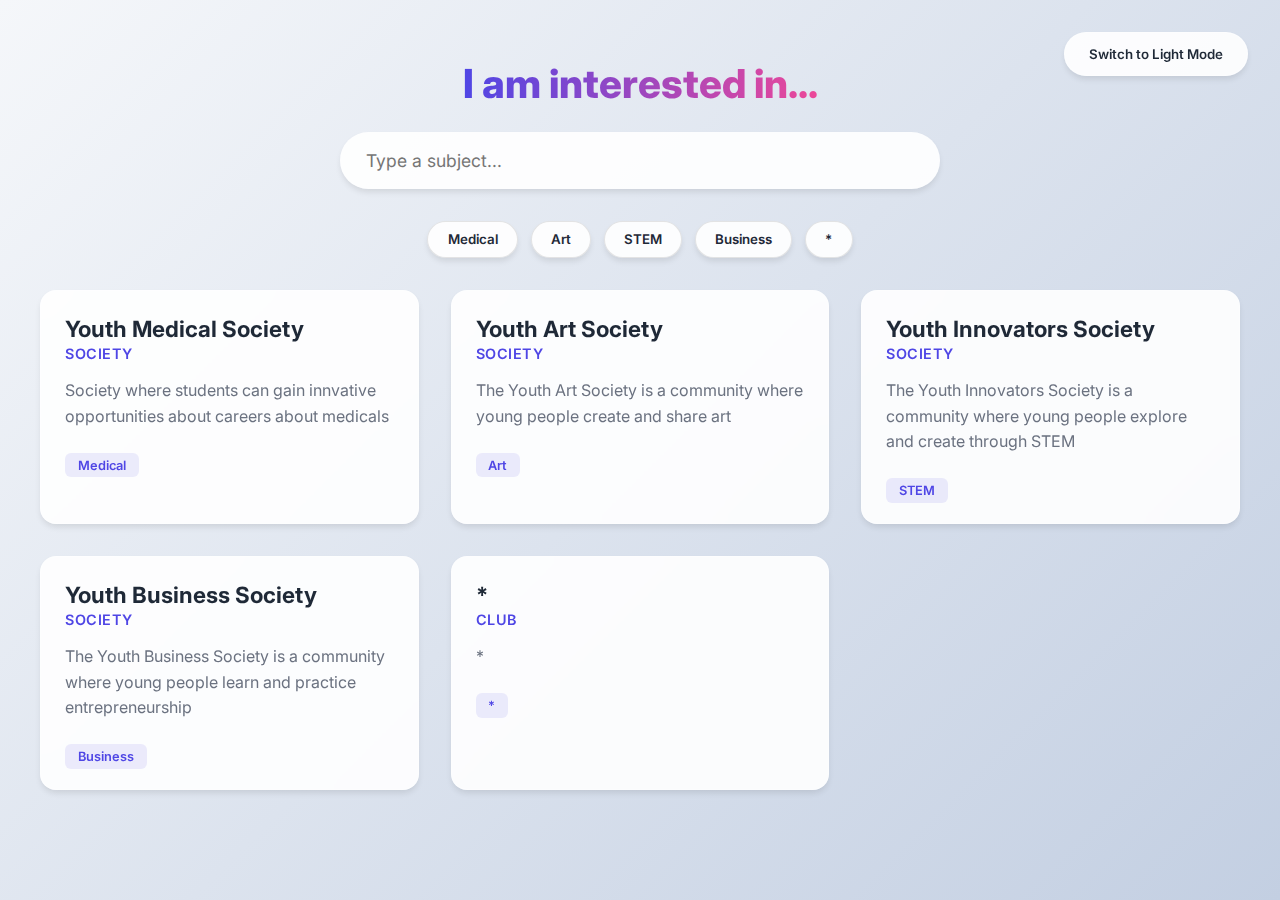
<file: index.html>
<!DOCTYPE html>
<html lang="en">
<head>
  <meta charset="UTF-8" />
  <meta name="viewport" content="width=device-width, initial-scale=1.0" />
  <title>Club Finder</title>
  <link href="https://fonts.googleapis.com/css2?family=Inter:wght@400;600&display=swap" rel="stylesheet" />
  <link rel="stylesheet" href="style.css" />
</head>
<body>
  <h1>I am interested in...</h1>
  <button id="toggleModeBtn">Switch to Light Mode</button>
  <input class="search-bar" type="text" placeholder="Type a subject..." oninput="filterClubs()" id="searchInput" />
  <div class="tag-buttons" id="tagButtons"></div>
  <div class="club-list" id="clubList"></div>

<div id="clubModal" class="modal hidden">
  <div class="modal-content">
    <span id="closeModal" class="close-button">&times;</span>
    <h2 id="modalName"></h2>
    <p><strong>Type:</strong> <span id="modalType"></span></p>

    <p><strong>Description:</strong></p>
    <p id="modalDescription"></p>
    
    <p><strong>Schedule:</strong> <span id="modalSchedule"></span></p>
    <p><strong>Supervisor:</strong> <span id="modalSupervisor"></span></p>
    
    <p><strong>Tags:</strong></p>
    <p id="modalTags"></p>
    
  </div>
</div>
  
  <script src="script.js"></script>
</body>
</html>
</file>
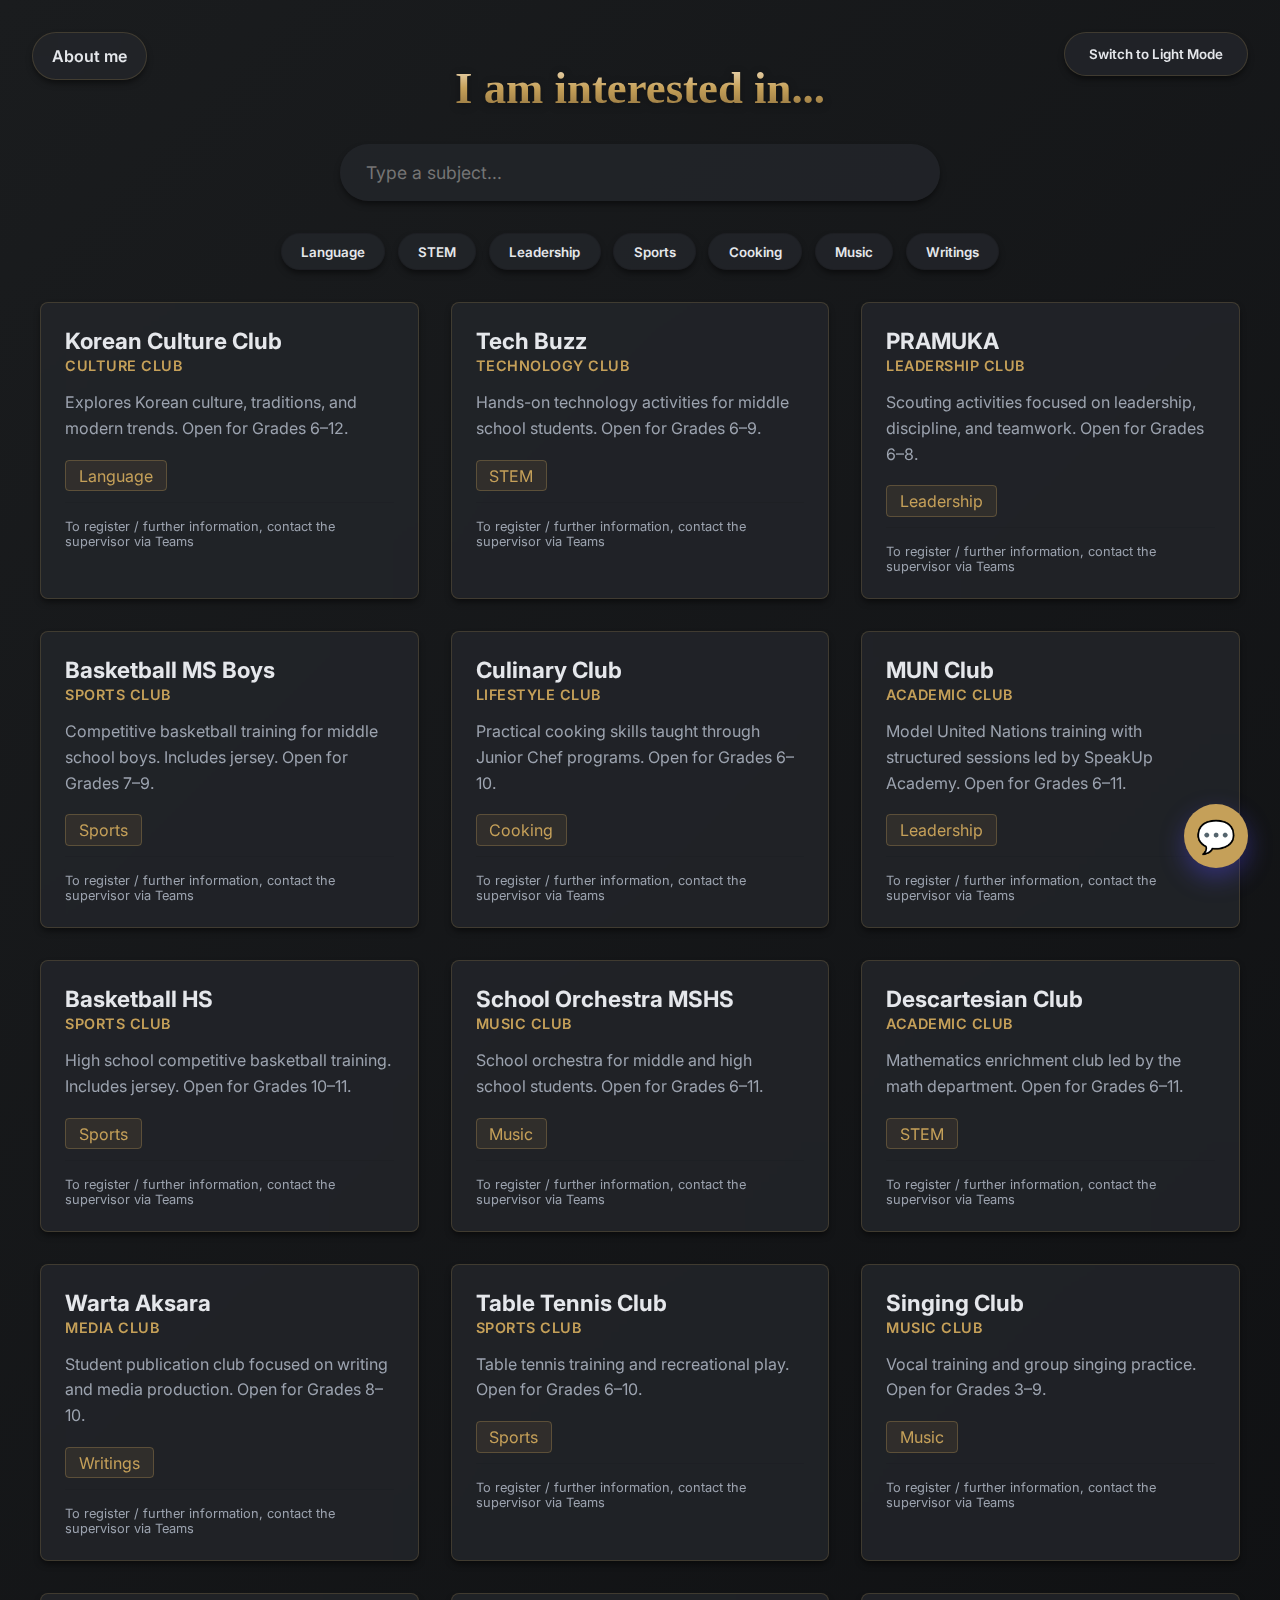
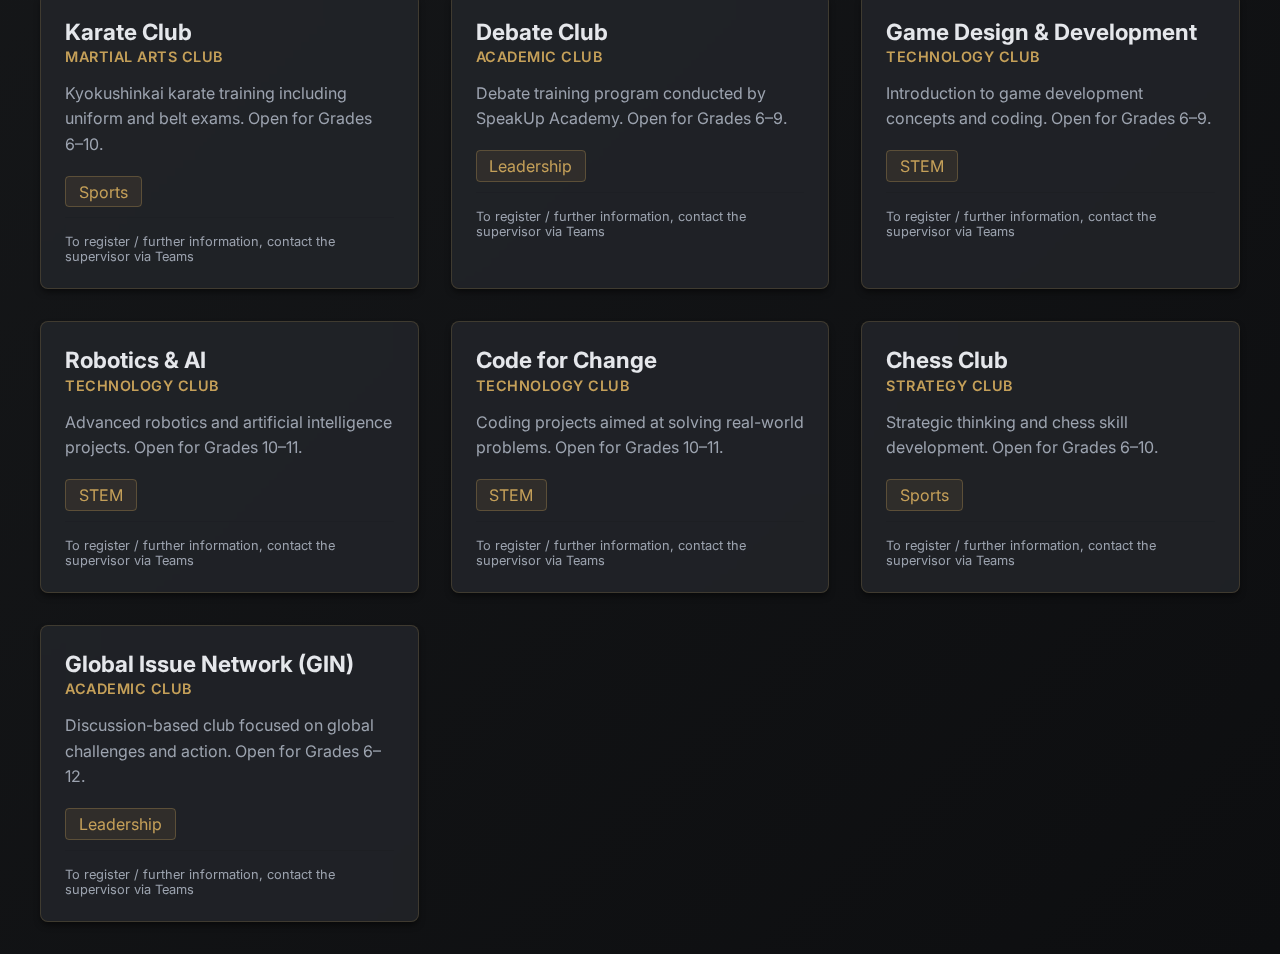
<file: Product/index.html>
<!DOCTYPE html>
<html lang="en">
<head>
  <meta charset="UTF-8" />
  <meta name="viewport" content="width=device-width, initial-scale=1.0" />
  <title>Club Finder</title>
  <link href="https://fonts.googleapis.com/css2?family=Inter:wght@400;600&display=swap" rel="stylesheet" />
  <link rel="stylesheet" href="style.css" />
</head>
<body>
  <h1>I am interested in...</h1>
  <button id="toggleModeBtn">Switch to Light Mode</button>
  <input class="search-bar" type="text" placeholder="Type a subject..." oninput="filterClubs()" id="searchInput" />
  <div class="tag-buttons" id="tagButtons"></div>
  <div class="club-list" id="clubList"></div>

<div id="clubModal" class="modal hidden">
  <div class="modal-content">
    <span id="closeModal" class="close-button">&times;</span>
    <h2 id="modalName"></h2>
    <p><strong>Type:</strong> <span id="modalType"></span></p>

    <p><strong>Description:</strong></p>
    <p id="modalDescription"></p>
    
    <p><strong>Schedule:</strong> <span id="modalSchedule"></span></p>
    <p><strong>Supervisor:</strong> <span id="modalSupervisor"></span></p>
    
    <p><strong>Tags:</strong></p>
    <p id="modalTags"></p>
  </div>
</div>
<!-- Chatbot Button -->
<div id="chatbotBtn">💬</div>

<!-- Chatbot Window -->
<div id="chatbotWindow" class="hidden">
  <div class="chat-header">
    Club Assistant
    <span id="closeChat">✕</span>
  </div>
  <div class="chat-body" id="chatBody">
    <div class="bot-message">Hi! Ask me about clubs, schedules, or recommendations 👋</div>
  </div>
  <div class="chat-input">
    <input type="text" id="chatInput" placeholder="Type a message..." />
    <button id="sendChat">Send</button>
  </div>
</div>
<a href="aboutme/aboutme.html" class="nav-link">About me</a>
  
  <script src="script.js"></script>
</body>
</html>
</file>
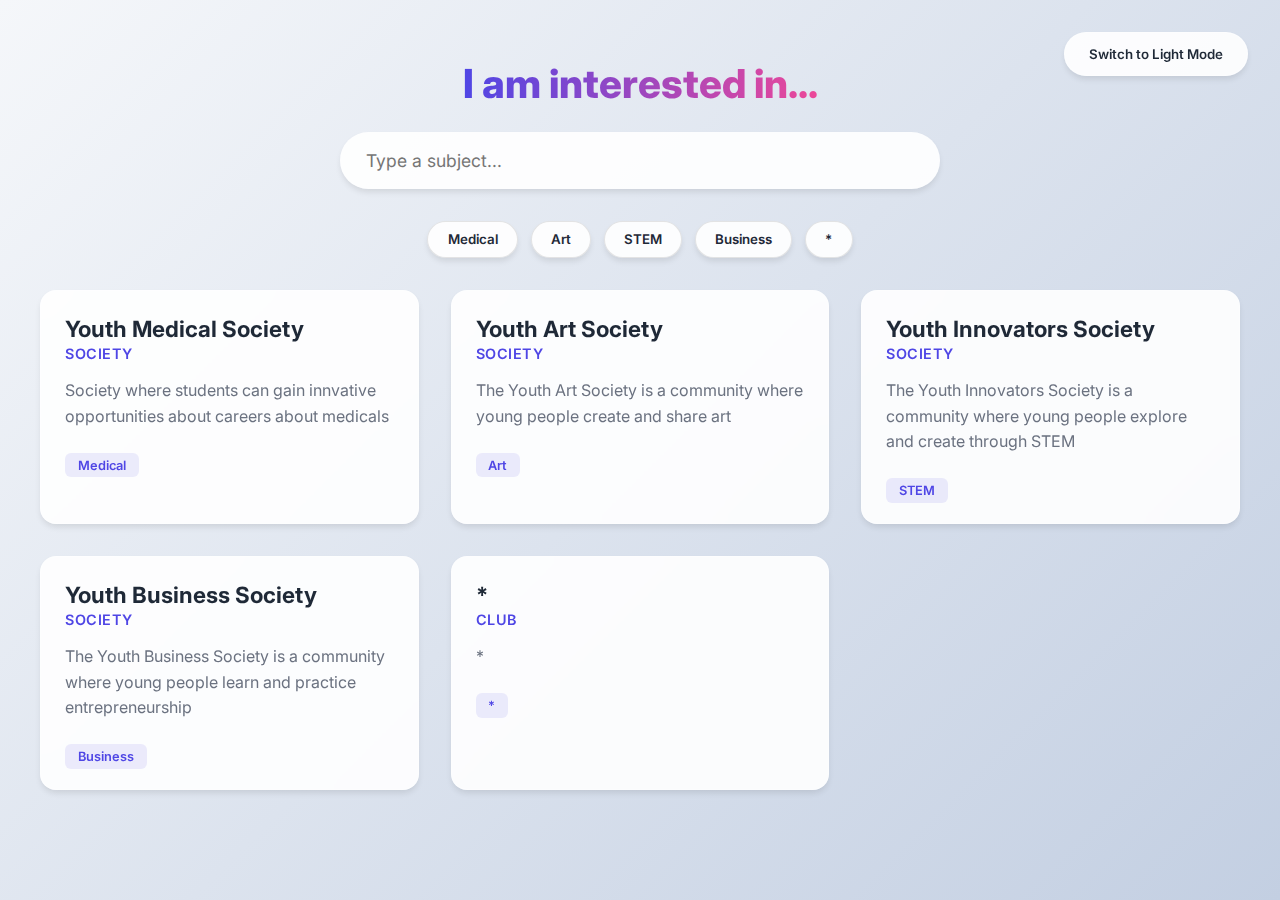
<file: sibal.html>
<!DOCTYPE html>
<html lang="en">
<head>
  <meta charset="UTF-8" />
  <meta name="viewport" content="width=device-width, initial-scale=1.0" />
  <title>Club Finder</title>
  <link href="https://fonts.googleapis.com/css2?family=Inter:wght@400;600&display=swap" rel="stylesheet" />
  <link rel="stylesheet" href="style.css" />
</head>
<body>
  <h1>I am interested in...</h1>
  <button id="toggleModeBtn">Switch to Light Mode</button>
  <input class="search-bar" type="text" placeholder="Type a subject..." oninput="filterClubs()" id="searchInput" />
  <div class="tag-buttons" id="tagButtons"></div>
  <div class="club-list" id="clubList"></div>

<div id="clubModal" class="modal hidden">
  <div class="modal-content">
    <span id="closeModal" class="close-button">&times;</span>
    <h2 id="modalName"></h2>
    <p><strong>Type:</strong> <span id="modalType"></span></p>
    <p><strong>Description:</strong></p>
    <p id="modalDescription"></p>
    <p><strong>Tags:</strong> <span id="modalTags"></span></p>
  </div>
</div>
  
  <script src="script.js"></script>
</body>
</html>
</file>
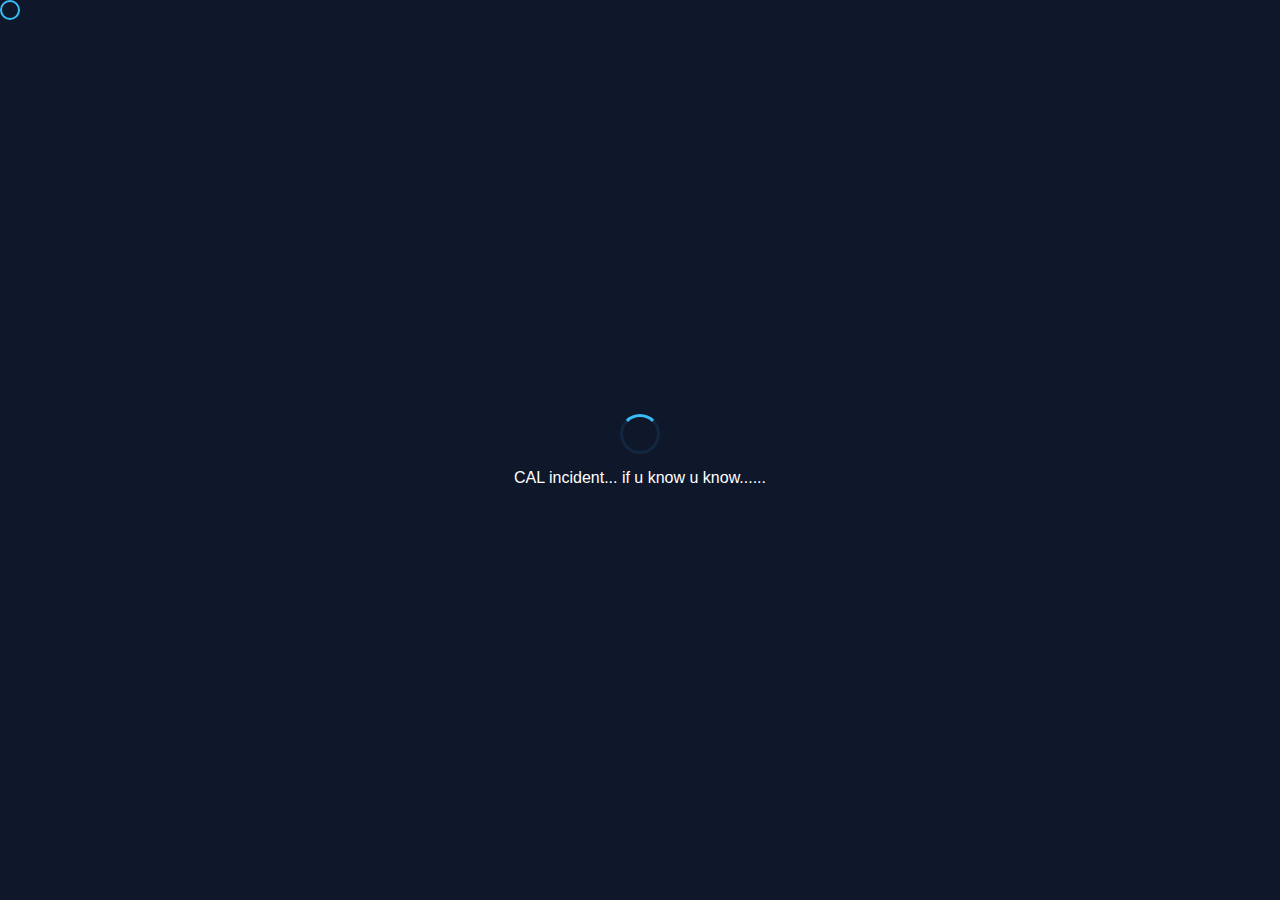
<file: aboutme/aboutme.html>
<!DOCTYPE html>
<html lang="en">
<head>
    <meta charset="UTF-8">
    <meta name="viewport" content="width=device-width, initial-scale=1.0">
    <title>About Me | Creative Developer</title>
    <link rel="stylesheet" href="style.css">
</head>
<body>
    <div id="about-custom-cursor"></div>

    <div class="bg-shapes">
        <div class="shape"></div>
        <div class="shape"></div>
    </div>

    <div id="loader">
        <div class="spinner"></div>
        <p>CAL incident... if u know u know......</p>
    </div>

    <div id="content" class="hidden">
        <a href="../index.html" class="back-link" id="backBtn">
            <span class="back-arrow">←</span>
            <span>Home</span>
        </a>

        <div class="page-layout">
            <div class="center-zone">
                <div class="center-stack">
                    <div class="glass-card main-profile">
                        <div class="pfp-wrapper">
                            <div class="pfp-ring"></div>
                            <img src="../images/pfp.jpg" alt="PFP" class="pfp-img">
                        </div>
                        <h1 class="glitch-text">Yejun Cho</h1>
                        <p class="tagline">i like moomin</p>
                        <p class="tagline">part of children of christ</p>
                        <div class="social-container">
                            <a href="https://github.com" target="_blank" rel="noopener" class="btn-shiny">GitHub</a>
                            <a href="https://stackoverflow.com" target="_blank" rel="noopener" class="btn-shiny">StackOverflow</a>
                        </div>
                    </div>

                    <div class="glass-card bio-card">
                        <h3>About Me</h3>
                        <p> Making this page took more time than half of my past projects </p>
                        <p>+081308372501 thx (pay me)</p>
                        
                    </div>
                </div>
            </div>

            <div class="side-zone">
                <div class="glass-card skill-card">
                    <h3>Languages</h3>
                    
                    <div class="skill-group">
                        <small>Proficient</small>
                        <div class="skill-bar-item">
                            <div class="skill-info"><span>HTML/CSS</span><span>95%</span></div>
                            <div class="bar-bg"><div class="bar-fill" style="width: 0%"></div></div>
                        </div>
                        <div class="skill-bar-item">
                            <div class="skill-info"><span>JavaScript</span><span>85%</span></div>
                            <div class="bar-bg"><div class="bar-fill" style="width: 0%"></div></div>
                        </div>
                    </div>

                    <div class="skill-group">
                        <small>Intermediate</small>
                        <div class="skill-bar-item">
                            <div class="skill-info"><span>Python</span><span>65%</span></div>
                            <div class="bar-bg"><div class="bar-fill" style="width: 0%"></div></div>
                        </div>
                    </div>

                    <div class="skill-group">
                        <small>Beginner / Learning</small>
                        <div class="skill-bar-item">
                            <div class="skill-info"><span>MySQL</span><span>20%</span></div>
                            <div class="bar-bg"><div class="bar-fill beginner" style="width: 0%"></div></div>
                        </div>
                        <div class="skill-bar-item">
                            <div class="skill-info"><span>React</span><span>20%</span></div>
                            <div class="bar-bg"><div class="bar-fill beginner" style="width: 0%"></div></div>
                        </div>
                    </div>
                </div>

                <div class="glass-card works-card" id="worksCard">
                    <div class="card-front">
                        <div class="icon">📁</div>
                        <span>Past Works</span>
                    </div>
                    <div class="card-back hidden">
                        <ul class="project-list">
                            <li>🚀 Web Engine</li>
                            <li>🎨 UI Design Kit</li>
                            <li>🤖 Bot Framework</li>
                            <li>just check my github bums</li>
                        </ul>
                        <button class="close-btn">Close</button>
                    </div>
                </div>
            </div>
        </div>
    </div>

    <script src="script.js"></script>
</body>

</html>
</file>
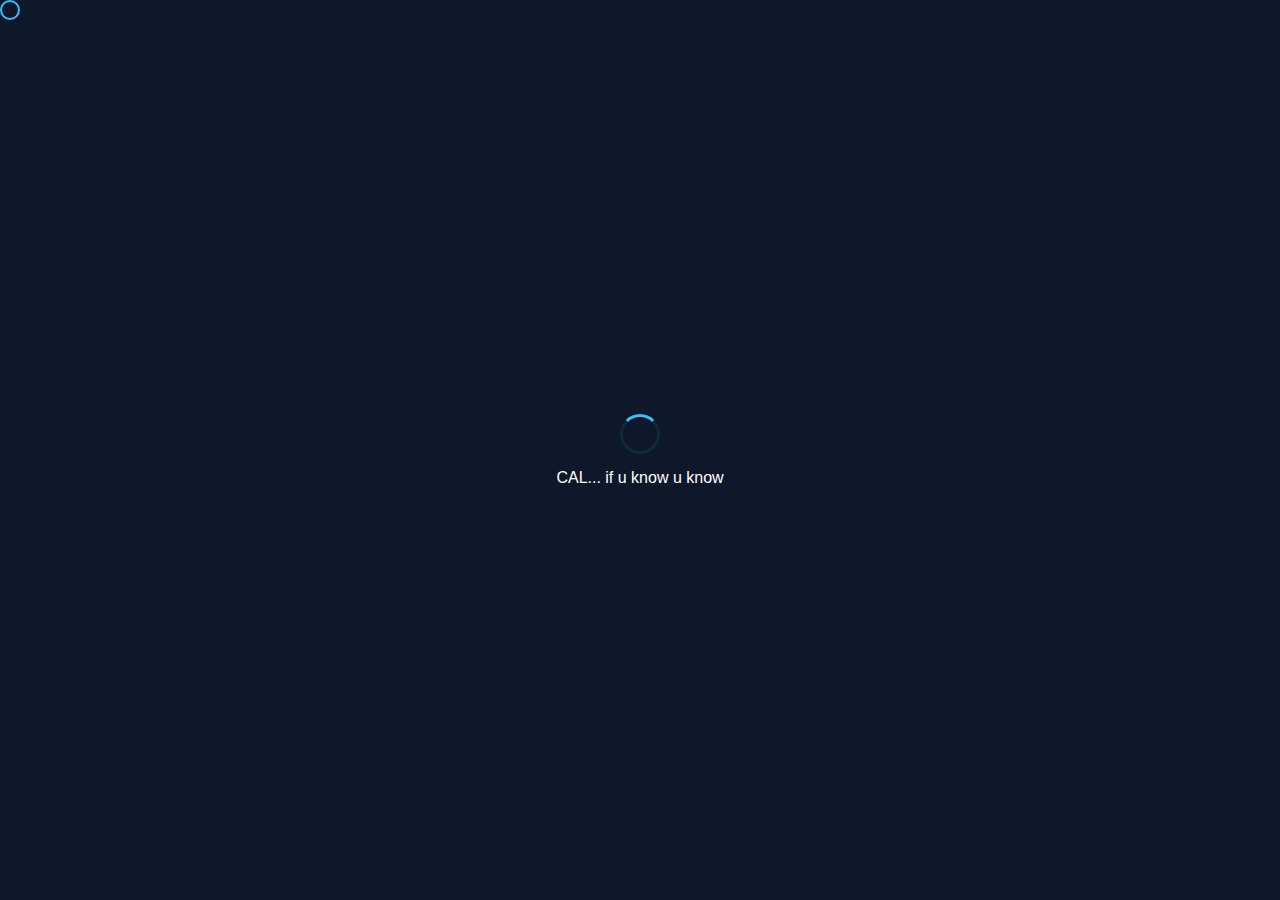
<file: Product/aboutme/aboutme.html>
<!DOCTYPE html>
<html lang="en">
<head>
    <meta charset="UTF-8">
    <meta name="viewport" content="width=device-width, initial-scale=1.0">
    <title>About Me | Creative Developer</title>
    <link rel="stylesheet" href="style.css">
</head>
<body>
    <div id="about-custom-cursor"></div>

    <div class="bg-shapes">
        <div class="shape"></div>
        <div class="shape"></div>
    </div>

    <div id="loader">
        <div class="spinner"></div>
        <p>CAL... if u know u know</p>
    </div>

    <div id="content" class="hidden">
        <a href="../index.html" class="back-link" id="backBtn">
            <span class="back-arrow">←</span>
            <span>Home</span>
        </a>

        <div class="page-layout">
            <div class="center-zone">
                <div class="center-stack">
                    <div class="glass-card main-profile">
                        <div class="pfp-wrapper">
                            <div class="pfp-ring"></div>
                            <img src="../images/pfp.jpg" alt="PFP" class="pfp-img">
                        </div>
                        <h1 class="glitch-text">Yejun Cho</h1>
                        <p class="tagline">i like moomin</p>
                        <p class="tagline">part of children of chirst</p>
                        <div class="social-container">
                            <a href="https://github.com" target="_blank" rel="noopener" class="btn-shiny">GitHub</a>
                            <a href="https://stackoverflow.com" target="_blank" rel="noopener" class="btn-shiny">StackOverflow</a>
                        </div>
                    </div>

                    <div class="glass-card bio-card">
                        <h3>About Me</h3>
                        <p> Making this page took more time than half of my past projects </p>
                        <p>+081308372501 thx (pay me)</p>
                        
                    </div>
                </div>
            </div>

            <div class="side-zone">
                <div class="glass-card skill-card">
                    <h3>Languages</h3>
                    
                    <div class="skill-group">
                        <small>Proficient</small>
                        <div class="skill-bar-item">
                            <div class="skill-info"><span>HTML/CSS</span><span>95%</span></div>
                            <div class="bar-bg"><div class="bar-fill" style="width: 0%"></div></div>
                        </div>
                        <div class="skill-bar-item">
                            <div class="skill-info"><span>JavaScript</span><span>85%</span></div>
                            <div class="bar-bg"><div class="bar-fill" style="width: 0%"></div></div>
                        </div>
                    </div>

                    <div class="skill-group">
                        <small>Intermediate</small>
                        <div class="skill-bar-item">
                            <div class="skill-info"><span>Python</span><span>65%</span></div>
                            <div class="bar-bg"><div class="bar-fill" style="width: 0%"></div></div>
                        </div>
                    </div>

                    <div class="skill-group">
                        <small>Beginner / Learning</small>
                        <div class="skill-bar-item">
                            <div class="skill-info"><span>MySQL</span><span>20%</span></div>
                            <div class="bar-bg"><div class="bar-fill beginner" style="width: 0%"></div></div>
                        </div>
                        <div class="skill-bar-item">
                            <div class="skill-info"><span>React</span><span>20%</span></div>
                            <div class="bar-bg"><div class="bar-fill beginner" style="width: 0%"></div></div>
                        </div>
                    </div>
                </div>

                <div class="glass-card works-card" id="worksCard">
                    <div class="card-front">
                        <div class="icon">📁</div>
                        <span>Past Works</span>
                    </div>
                    <div class="card-back hidden">
                        <ul class="project-list">
                            <li>🚀 Web Engine</li>
                            <li>🎨 UI Design Kit</li>
                            <li>🤖 Bot Framework</li>
                            <li>just check my github bums</li>
                        </ul>
                        <button class="close-btn">Close</button>
                    </div>
                </div>
            </div>
        </div>
    </div>

    <script src="script.js"></script>
</body>
</html>
</file>
<file: style.css>
/* --- GLOBAL VARIABLES --- */
:root {
  --primary: #4f46e5;       /* Modern Indigo */
  --primary-hover: #4338ca;
  --bg-gradient: linear-gradient(135deg, #f5f7fa 0%, #c3cfe2 100%);
  --card-bg: rgba(255, 255, 255, 0.9);
  --glass-border: 1px solid rgba(255, 255, 255, 0.3);
  --text-main: #1f2937;
  --text-muted: #6b7280;
  --shadow-sm: 0 4px 6px -1px rgba(0, 0, 0, 0.1);
  --shadow-lg: 0 10px 15px -3px rgba(0, 0, 0, 0.1), 0 4px 6px -2px rgba(0, 0, 0, 0.05);
  --radius: 16px;
}

/* --- DARK MODE VARIABLES --- */
body.dark-mode {
  --primary: #818cf8;
  --bg-gradient: linear-gradient(135deg, #0f172a 0%, #1e293b 100%);
  --card-bg: rgba(30, 41, 59, 0.95);
  --glass-border: 1px solid rgba(255, 255, 255, 0.1);
  --text-main: #f3f4f6;
  --text-muted: #9ca3af;
  --shadow-sm: 0 4px 6px -1px rgba(0, 0, 0, 0.3);
}

/* --- RESET & BASE --- */
* {
  box-sizing: border-box;
  font-family: 'Inter', system-ui, -apple-system, sans-serif;
}

body {
  margin: 0;
  padding: 2rem;
  background: var(--bg-gradient);
  color: var(--text-main);
  min-height: 100vh;
  display: flex;
  flex-direction: column;
  align-items: center;
  transition: background 0.5s ease, color 0.3s ease;
}

/* --- HEADINGS & SEARCH --- */
h1 {
  font-size: 2.5rem;
  font-weight: 800;
  margin-bottom: 1.5rem;
  background: linear-gradient(to right, var(--primary), #ec4899);
  -webkit-background-clip: text;
  -webkit-text-fill-color: transparent;
  text-align: center;
}

.search-bar {
  width: 100%;
  max-width: 600px;
  padding: 1rem 1.5rem;
  border-radius: 99px;
  border: 2px solid transparent;
  background: var(--card-bg);
  box-shadow: var(--shadow-sm);
  font-size: 1.1rem;
  color: var(--text-main);
  outline: none;
  transition: all 0.3s ease;
}

.search-bar:focus {
  border-color: var(--primary);
  box-shadow: 0 0 0 4px rgba(79, 70, 229, 0.2);
  transform: scale(1.01);
}

/* --- TAG BUTTONS --- */
.tag-buttons {
  display: flex;
  flex-wrap: wrap;
  gap: 0.8rem;
  justify-content: center;
  margin: 2rem 0;
  max-width: 800px;
}

.tag-button {
  padding: 0.6rem 1.2rem;
  border-radius: 99px;
  border: 1px solid rgba(0,0,0,0.1);
  background: var(--card-bg);
  color: var(--text-main);
  font-weight: 600;
  cursor: pointer;
  transition: all 0.2s ease;
  box-shadow: var(--shadow-sm);
}

.tag-button:hover {
  transform: translateY(-2px);
  box-shadow: var(--shadow-lg);
}

.tag-button.active {
  background: var(--primary);
  color: white;
  border-color: var(--primary);
}

/* --- CLUB GRID --- */
.club-list {
  display: grid;
  grid-template-columns: repeat(auto-fill, minmax(320px, 1fr));
  gap: 2rem;
  width: 100%;
  max-width: 1200px;
}

.club-card {
  background: var(--card-bg);
  border: var(--glass-border);
  padding: 1.5rem;
  border-radius: var(--radius);
  box-shadow: var(--shadow-sm);
  cursor: pointer;
  transition: all 0.3s cubic-bezier(0.4, 0, 0.2, 1);
  position: relative;
  overflow: hidden;
  -webkit-backdrop-filter: blur(10px);
  backdrop-filter: blur(10px);
}

.club-card:hover {
  transform: translateY(-8px);
  box-shadow: var(--shadow-lg);
  border-color: var(--primary);
}

.club-card::before {
  content: '';
  position: absolute;
  top: 0;
  left: 0;
  width: 4px;
  height: 100%;
  background: var(--primary);
  opacity: 0;
  transition: opacity 0.3s ease;
}

.club-card:hover::before {
  opacity: 1;
}

.club-name {
  font-size: 1.4rem;
  font-weight: 700;
  margin-bottom: 0.2rem;
}

.club-type {
  font-size: 0.9rem;
  color: var(--primary);
  font-weight: 600;
  text-transform: uppercase;
  letter-spacing: 0.5px;
  margin-bottom: 1rem;
}

.club-description {
  color: var(--text-muted);
  line-height: 1.6;
  margin-bottom: 1.5rem;
  display: -webkit-box;
  -webkit-line-clamp: 3;
  -webkit-box-orient: vertical;
  overflow: hidden;
}

.club-tags span {
  background: rgba(79, 70, 229, 0.1);
  color: var(--primary);
  padding: 0.3rem 0.8rem;
  border-radius: 6px;
  font-size: 0.8rem;
  font-weight: 600;
  margin-right: 0.5rem;
}

.club-footer {
  margin-top: 1rem;
  font-size: 0.8rem;
  color: var(--text-muted);
  border-top: 1px solid rgba(0,0,0,0.05);
  padding-top: 1rem;
}

/* --- MODAL --- */
.modal {
  position: fixed;
  top: 0;
  left: 0;
  width: 100%;
  height: 100%;
  background: rgba(0, 0, 0, 0.5); /* Dimmed background */
  -webkit-backdrop-filter: blur(10px);
  backdrop-filter: blur(5px);      /* Blur effect behind modal */
  display: flex;
  align-items: center;
  justify-content: center;
  z-index: 2000;
  opacity: 1;
  transition: opacity 0.3s ease;
}

.modal.hidden {
  display: none;
  opacity: 0;
}

.modal-content {
  background: var(--card-bg);
  padding: 2.5rem;
  border-radius: 24px;
  max-width: 600px;
  width: 90%;
  position: relative;
  box-shadow: 0 25px 50px -12px rgba(0, 0, 0, 0.25);
  border: var(--glass-border);
  animation: slideUp 0.3s ease-out;
}

@keyframes slideUp {
  from { transform: translateY(50px); opacity: 0; }
  to { transform: translateY(0); opacity: 1; }
}

.close-button {
  position: absolute;
  top: 1.5rem;
  right: 1.5rem;
  font-size: 2rem;
  cursor: pointer;
  line-height: 1;
  color: var(--text-muted);
  transition: color 0.2s;
}

.close-button:hover {
  color: var(--primary);
}

.modal-content h2 {
  font-size: 2rem;
  margin-top: 0;
  margin-bottom: 0.5rem;
  color: var(--text-main);
}

.modal-content p {
  line-height: 1.6;
  color: var(--text-main);
  margin: 0.8rem 0;
}

.modal-tag {
  display: inline-block;
  background: var(--primary);
  color: white;
  padding: 0.4rem 1rem;
  border-radius: 99px;
  margin-right: 0.5rem;
  font-size: 0.9rem;
}

/* --- TOGGLE BUTTON --- */
#toggleModeBtn {
  position: fixed;
  top: 2rem;
  right: 2rem;
  background: var(--card-bg);
  color: var(--text-main);
  border: var(--glass-border);
  padding: 0.8rem 1.5rem;
  border-radius: 99px;
  cursor: pointer;
  font-weight: 600;
  box-shadow: var(--shadow-sm);
  z-index: 100;
  transition: all 0.3s ease;
}

#toggleModeBtn:hover {
  background: var(--primary);
  color: white;
}

/* --- CHATBOT --- */
#chatbotBtn {
  position: fixed;
  bottom: 2rem;
  right: 2rem;
  width: 64px;
  height: 64px;
  background: var(--primary);
  color: white;
  border-radius: 50%;
  display: flex;
  align-items: center;
  justify-content: center;
  font-size: 2rem;
  cursor: pointer;
  box-shadow: 0 10px 25px rgba(79, 70, 229, 0.4);
  transition: transform 0.3s cubic-bezier(0.175, 0.885, 0.32, 1.275);
  z-index: 3000;
}

#chatbotBtn:hover {
  transform: scale(1.1) rotate(10deg);
}

#chatbotWindow {
  position: fixed;
  bottom: 6rem;
  right: 2rem;
  width: 350px;
  background: var(--card-bg);
  border-radius: 20px;
  box-shadow: 0 20px 40px rgba(0,0,0,0.2);
  display: flex;
  flex-direction: column;
  z-index: 2999;
  border: var(--glass-border);
  overflow: hidden;
  -webkit-backdrop-filter: blur(10px);
  backdrop-filter: blur(10px);
}

.chat-header {
  background: var(--primary);
  color: white;
  padding: 1.2rem;
  font-weight: 700;
  display: flex;
  justify-content: space-between;
  align-items: center;
}

.chat-body {
  height: 300px;
  overflow-y: auto;
  padding: 1rem;
  display: flex;
  flex-direction: column;
  gap: 0.8rem;
  background: rgba(0,0,0,0.02);
}

.bot-message, .user-message {
  max-width: 80%;
  padding: 0.8rem 1.2rem;
  border-radius: 18px;
  font-size: 0.95rem;
  line-height: 1.4;
  position: relative;
}

.bot-message {
  background: white;
  color: #333;
  border-bottom-left-radius: 4px;
  box-shadow: 0 2px 5px rgba(0,0,0,0.05);
  align-self: flex-start;
}

.user-message {
  background: var(--primary);
  color: white;
  border-bottom-right-radius: 4px;
  box-shadow: 0 2px 5px rgba(79, 70, 229, 0.3);
  align-self: flex-end;
}

.chat-input {
  display: flex;
  padding: 0.8rem;
  border-top: 1px solid rgba(0,0,0,0.1);
  background: var(--card-bg);
}

.chat-input input {
  flex: 1;
  border: 1px solid rgba(0,0,0,0.1);
  padding: 0.8rem;
  border-radius: 99px;
  outline: none;
  margin-right: 0.5rem;
  background: rgba(255,255,255,0.8);
}

.chat-input button {
  background: var(--primary);
  color: white;
  border: none;
  padding: 0 1.2rem;
  border-radius: 99px;
  cursor: pointer;
  font-weight: 600;
  transition: background 0.2s;
}

.chat-input button:hover {
  background: var(--primary-hover);
}
.modal {
  position: fixed;
  top: 0;
  left: 0;
  width: 100%;
  height: 100%;
  background: rgba(0, 0, 0, 0.5);
  -webkit-backdrop-filter: blur(10px);
  backdrop-filter: blur(5px);
  display: flex;
  align-items: center;
  justify-content: center;
  z-index: 2000;
  /* Add these two lines */
  visibility: visible;
  pointer-events: auto;
  transition: opacity 0.3s ease, visibility 0.3s ease;
}

.modal.hidden {
  display: none; /* Keep this */
  opacity: 0;
  /* Add these two lines */
  visibility: hidden;
  pointer-events: none;
}
#chatbotWindow.hidden {
  display: none !important;
  pointer-events: none;
}
</file>
<file: Product/style.css>
/* --- GLOBAL VARIABLES (Luxury Executive) --- */
:root {
  --primary: #c5a059;           /* Muted Gold */
  --primary-hover: #e2c275;     /* Brighter Gold */
  --accent: #c5a059;
  --bg-gradient: linear-gradient(135deg, #1a1c1e 0%, #0d0e10 100%);
  --card-bg: rgba(35, 38, 42, 0.8);
  --glass-border: 1px solid rgba(197, 160, 89, 0.2); /* Subtle Gold border */
  --text-main: #e5e7eb;         /* Off-white */
  --text-muted: #9ca3af;
  --shadow-sm: 0 4px 6px -1px rgba(0, 0, 0, 0.5);
  --shadow-lg: 0 20px 25px -5px rgba(0, 0, 0, 0.6);
  --radius: 8px;                /* Sharper corners feel more professional */
}

/* For this specific theme, Dark Mode is the "Default," 
   but we can make the Light Mode a "Champagne" version */
body.dark-mode {
  --bg-gradient: radial-gradient(circle at top, #1f2123, #000000);
  --card-bg: rgba(20, 22, 24, 0.9);
  --glass-border: 1px solid rgba(197, 160, 89, 0.15);
}

/* --- RESET & BASE --- */
* {
  box-sizing: border-box;
  font-family: 'Inter', system-ui, -apple-system, sans-serif;
}

body {
  margin: 0;
  padding: 2rem;
  background: var(--bg-gradient);
  color: var(--text-main);
  min-height: 100vh;
  display: flex;
  flex-direction: column;
  align-items: center;
  transition: background 0.5s ease, color 0.3s ease;
}

/* --- HEADINGS & SEARCH --- */
/* Metallic Gold Heading */
h1 {
  font-family: 'Playfair Display', serif; /* Optional: A serif font adds luxury */
  font-size: 2.8rem;
  background: linear-gradient(to bottom, #f7e7ce 0%, #c5a059 50%, #8a6d3b 100%);
  -webkit-background-clip: text;
  background-clip: text;
  -webkit-text-fill-color: transparent;
  filter: drop-shadow(0 2px 4px rgba(0,0,0,0.3));
}

.search-bar {
  width: 100%;
  max-width: 600px;
  padding: 1rem 1.5rem;
  border-radius: 99px;
  border: 2px solid transparent;
  background: var(--card-bg);
  box-shadow: var(--shadow-sm);
  font-size: 1.1rem;
  color: var(--text-main);
  outline: none;
  transition: all 0.3s ease;
}

.search-bar:focus {
  border-color: var(--primary);
  box-shadow: 0 0 0 4px rgba(79, 70, 229, 0.2);
  transform: scale(1.01);
}

/* --- TAG BUTTONS --- */
.tag-buttons {
  display: flex;
  flex-wrap: wrap;
  gap: 0.8rem;
  justify-content: center;
  margin: 2rem 0;
  max-width: 800px;
}

.tag-button {
  padding: 0.6rem 1.2rem;
  border-radius: 99px;
  border: 1px solid rgba(0,0,0,0.1);
  background: var(--card-bg);
  color: var(--text-main);
  font-weight: 600;
  cursor: pointer;
  transition: all 0.2s ease;
  box-shadow: var(--shadow-sm);
}

.tag-button:hover {
  transform: translateY(-2px);
  box-shadow: var(--shadow-lg);
}

.tag-button.active {
  background: var(--primary);
  color: white;
  border-color: var(--primary);
}

/* --- CLUB GRID --- */
.club-list {
  display: grid;
  grid-template-columns: repeat(auto-fill, minmax(320px, 1fr));
  gap: 2rem;
  width: 100%;
  max-width: 1200px;
}

.club-card {
  background: var(--card-bg);
  border: var(--glass-border);
  padding: 1.5rem;
  border-radius: var(--radius);
  box-shadow: var(--shadow-sm);
  cursor: pointer;
  transition: all 0.3s cubic-bezier(0.4, 0, 0.2, 1);
  position: relative;
  overflow: hidden;
  -webkit-backdrop-filter: blur(10px);
  backdrop-filter: blur(10px);
}

.club-card:hover {
  transform: translateY(-5px);
  border-color: var(--primary);
  box-shadow: 0 10px 30px rgba(197, 160, 89, 0.1); /* Gold glow */
}

.club-card::before {
  content: '';
  position: absolute;
  top: 0;
  left: 0;
  width: 4px;
  height: 100%;
  background: var(--primary);
  opacity: 0;
  transition: opacity 0.3s ease;
}

.club-card:hover::before {
  opacity: 1;
}

.club-name {
  font-size: 1.4rem;
  font-weight: 700;
  margin-bottom: 0.2rem;
}

.club-type {
  font-size: 0.9rem;
  color: var(--primary);
  font-weight: 600;
  text-transform: uppercase;
  letter-spacing: 0.5px;
  margin-bottom: 1rem;
}

.club-description {
  color: var(--text-muted);
  line-height: 1.6;
  margin-bottom: 1.5rem;

  /* Proper Line-Clamping for all browsers */
  display: -webkit-box;
  -webkit-box-orient: vertical;
  -webkit-line-clamp: 3; /* Limits to 3 lines */
  line-clamp: 3;         /* Standard property */
  overflow: hidden;
}

/* Refined Club Tags */
.club-tags span {
  background: rgba(197, 160, 89, 0.1);
  color: var(--primary);
  border: 1px solid rgba(197, 160, 89, 0.3);
  padding: 0.3rem 0.8rem;
  border-radius: 4px;
}

.club-footer {
  margin-top: 1rem;
  font-size: 0.8rem;
  color: var(--text-muted);
  border-top: 1px solid rgba(0,0,0,0.05);
  padding-top: 1rem;
}

/* --- MODAL --- */
.modal {
  position: fixed;
  top: 0;
  left: 0;
  width: 100%;
  height: 100%;
  background: rgba(0, 0, 0, 0.5); /* Dimmed background */
  -webkit-backdrop-filter: blur(10px);
  backdrop-filter: blur(5px);      /* Blur effect behind modal */
  display: flex;
  align-items: center;
  justify-content: center;
  z-index: 2000;
  opacity: 1;
  transition: opacity 0.3s ease;
}

.modal.hidden {
  display: none;
  opacity: 0;
}

.modal-content {
  background: var(--card-bg);
  padding: 2.5rem;
  border-radius: 24px;
  max-width: 600px;
  width: 90%;
  position: relative;
  box-shadow: 0 25px 50px -12px rgba(0, 0, 0, 0.25);
  border: var(--glass-border);
  animation: slideUp 0.3s ease-out;
}

@keyframes slideUp {
  from { transform: translateY(50px); opacity: 0; }
  to { transform: translateY(0); opacity: 1; }
}

.close-button {
  position: absolute;
  top: 1.5rem;
  right: 1.5rem;
  font-size: 2rem;
  cursor: pointer;
  line-height: 1;
  color: var(--text-muted);
  transition: color 0.2s;
}

.close-button:hover {
  color: var(--primary);
}

.modal-content h2 {
  font-size: 2rem;
  margin-top: 0;
  margin-bottom: 0.5rem;
  color: var(--text-main);
}

.modal-content p {
  line-height: 1.6;
  color: var(--text-main);
  margin: 0.8rem 0;
}

.modal-tag {
  display: inline-block;
  background: var(--primary);
  color: white;
  padding: 0.4rem 1rem;
  border-radius: 99px;
  margin-right: 0.5rem;
  font-size: 0.9rem;
}

/* --- TOGGLE BUTTON --- */
#toggleModeBtn {
  position: fixed;
  top: 2rem;
  right: 2rem;
  background: var(--card-bg);
  color: var(--text-main);
  border: var(--glass-border);
  padding: 0.8rem 1.5rem;
  border-radius: 99px;
  cursor: pointer;
  font-weight: 600;
  box-shadow: var(--shadow-sm);
  z-index: 100;
  transition: all 0.3s ease;
}

#toggleModeBtn:hover {
  background: var(--primary);
  color: white;
}

/* --- CHATBOT --- */
#chatbotBtn {
  position: fixed;
  bottom: 2rem;
  right: 2rem;
  width: 64px;
  height: 64px;
  background: var(--primary);
  color: white;
  border-radius: 50%;
  display: flex;
  align-items: center;
  justify-content: center;
  font-size: 2rem;
  cursor: pointer;
  box-shadow: 0 10px 25px rgba(79, 70, 229, 0.4);
  transition: transform 0.3s cubic-bezier(0.175, 0.885, 0.32, 1.275);
  z-index: 3000;
}

#chatbotBtn:hover {
  transform: scale(1.1) rotate(10deg);
}

#chatbotWindow {
  position: fixed;
  bottom: 6rem;
  right: 2rem;
  width: 350px;
  background: var(--card-bg);
  border-radius: 20px;
  box-shadow: 0 20px 40px rgba(0,0,0,0.2);
  display: flex;
  flex-direction: column;
  z-index: 2999;
  border: var(--glass-border);
  overflow: hidden;
  -webkit-backdrop-filter: blur(10px);
  backdrop-filter: blur(10px);
}

.chat-header {
  background: var(--primary);
  color: white;
  padding: 1.2rem;
  font-weight: 700;
  display: flex;
  justify-content: space-between;
  align-items: center;
}

.chat-body {
  height: 300px;
  overflow-y: auto;
  padding: 1rem;
  display: flex;
  flex-direction: column;
  gap: 0.8rem;
  background: rgba(0,0,0,0.02);
}

.bot-message, .user-message {
  max-width: 80%;
  padding: 0.8rem 1.2rem;
  border-radius: 18px;
  font-size: 0.95rem;
  line-height: 1.4;
  position: relative;
}

.bot-message {
  background: white;
  color: #333;
  border-bottom-left-radius: 4px;
  box-shadow: 0 2px 5px rgba(0,0,0,0.05);
  align-self: flex-start;
}

.user-message {
  background: var(--primary);
  color: white;
  border-bottom-right-radius: 4px;
  box-shadow: 0 2px 5px rgba(79, 70, 229, 0.3);
  align-self: flex-end;
}

.chat-input {
  display: flex;
  padding: 0.8rem;
  border-top: 1px solid rgba(0,0,0,0.1);
  background: var(--card-bg);
}

.chat-input input {
  flex: 1;
  border: 1px solid rgba(0,0,0,0.1);
  padding: 0.8rem;
  border-radius: 99px;
  outline: none;
  margin-right: 0.5rem;
  background: rgba(255,255,255,0.8);
}

.chat-input button {
  background: var(--primary);
  color: white;
  border: none;
  padding: 0 1.2rem;
  border-radius: 99px;
  cursor: pointer;
  font-weight: 600;
  transition: background 0.2s;
}

.chat-input button:hover {
  background: var(--primary-hover);
}
.modal {
  position: fixed;
  top: 0;
  left: 0;
  width: 100%;
  height: 100%;
  background: rgba(0, 0, 0, 0.5);
  -webkit-backdrop-filter: blur(10px);
  backdrop-filter: blur(5px);
  display: flex;
  align-items: center;
  justify-content: center;
  z-index: 2000;
  /* Add these two lines */
  visibility: visible;
  pointer-events: auto;
  transition: opacity 0.3s ease, visibility 0.3s ease;
}

.modal.hidden {
  display: none; /* Keep this */
  opacity: 0;
  /* Add these two lines */
  visibility: hidden;
  pointer-events: none;
}
#chatbotWindow.hidden {
  display: none !important;
  pointer-events: none;
}
.nav-link {
  position: absolute;
  top: 2rem;
  left: 2rem;
  text-decoration: none;
  color: var(--text-main);
  font-weight: 600;
  font-size: 1rem;
  padding: 0.8rem 1.2rem;
  background: var(--card-bg);
  border: var(--glass-border);
  border-radius: 99px;
  box-shadow: var(--shadow-sm);
  transition: all 0.3s ease;
  -webkit-backdrop-filter: blur(10px);
  backdrop-filter: blur(10px);
  z-index: 100; /* Keeps it above the background */
}

.nav-link:hover {
  background: var(--primary);
  color: white;
  transform: translateY(-2px);
  box-shadow: var(--shadow-lg);
}
/* Layout Alignment */
#content {
  display: flex;
  justify-content: center;
  align-items: center;
  width: 100vw;
  height: 100vh;
}

.center-content {
  flex-grow: 1;
  display: flex;
  justify-content: center;
  align-items: center;
}

/* Side Panel - Dead Right */
.side-panel-right {
  position: fixed;
  right: 40px; /* Tucked to the right side */
  width: 280px;
  z-index: 10;
}

.works-card {
  cursor: pointer;
  transition: all 0.4s cubic-bezier(0.175, 0.885, 0.32, 1.275);
  border-right: 4px solid #f472b6; /* Accent color on the edge */
  padding: 30px !important;
}

.works-card:hover {
  transform: translateX(-10px) scale(1.02);
  box-shadow: -10px 10px 30px rgba(244, 114, 182, 0.2);
}

/* Card Front/Back Transitions */
.card-front, .card-back {
  display: flex;
  flex-direction: column;
  align-items: center;
  gap: 15px;
}

.hidden { display: none !important; }
/* Update your bar-fill styles */
.bar-fill { 
  height: 100%; 
  background: linear-gradient(90deg, #38bdf8, #818cf8); /* Proficient/Intermediate Blue */
  border-radius: 10px; 
  transition: width 1.5s cubic-bezier(0.1, 0.5, 0.2, 1); 
  width: 0; 
}

/* Specific color for Beginner/Learning skills */
.bar-fill.beginner {
  background: linear-gradient(90deg, #f472b6, #fb7185); /* Pink/Red theme */
}

/* Ensure the skill card can handle the extra height */
.skill-card {
  display: flex;
  flex-direction: column;
  gap: 5px;
}

/* Existing Glitch/PFP styles remain the same */
</file>
<file: aboutme/style.css>
* {
    margin: 0; padding: 0; box-sizing: border-box;
    font-family: 'Segoe UI', Roboto, sans-serif;
    cursor: none;
}

body {
    background: #080c14;
    height: 100vh;
    color: white;
    overflow: hidden;
}

/* Custom Cursor */
#about-custom-cursor {
    width: 20px; height: 20px; border: 2px solid #38bdf8;
    border-radius: 50%; position: fixed; pointer-events: none;
    z-index: 9999; transition: transform 0.1s ease;
}

/* Loader */
#loader {
    position: fixed; inset: 0; background: #0f172a;
    display: flex; flex-direction: column; justify-content: center;
    align-items: center; z-index: 1000; transition: opacity 0.8s;
}

.spinner {
    width: 40px; height: 40px; border: 3px solid rgba(56, 189, 248, 0.1);
    border-top-color: #38bdf8; border-radius: 50%;
    animation: spin 1s linear infinite; margin-bottom: 15px;
}

/* Layout Hierarchy */
.page-layout {
    display: flex; width: 100vw; height: 100vh; padding: 40px; gap: 40px;
}

.center-zone { flex: 2; display: flex; justify-content: center; align-items: center; }
.side-zone { flex: 1; display: flex; flex-direction: column; gap: 20px; justify-content: center; max-width: 350px; }

/* Glassmorphism Cards */
.glass-card {
    background: rgba(255, 255, 255, 0.03); 
    border: 1px solid rgba(255, 255, 255, 0.1); border-radius: 25px;
    padding: 30px; transition: all 0.4s cubic-bezier(0.175, 0.885, 0.32, 1.275);
}

.main-profile { text-align: center; width: 100%; max-width: 500px; padding: 50px; }

/* Skill Bars */
.skill-card h3 { margin-bottom: 10px; color: #38bdf8; font-size: 0.9rem; letter-spacing: 1px; }
.skill-group small { display: block; margin-top: 15px; color: rgba(255,255,255,0.4); text-transform: uppercase; font-size: 0.65rem; }
.skill-bar-item { margin: 10px 0; }
.skill-info { display: flex; justify-content: space-between; font-size: 0.8rem; margin-bottom: 5px; }
.bar-bg { width: 100%; height: 6px; background: rgba(255,255,255,0.1); border-radius: 10px; overflow: hidden; }
.bar-fill { height: 100%; background: linear-gradient(90deg, #38bdf8, #818cf8); border-radius: 10px; transition: width 1.5s ease-out; width: 0; }
.bar-fill.beginner { background: linear-gradient(90deg, #f472b6, #fb7185); }

/* Works Card Interaction */
.works-card { cursor: pointer; border-right: 4px solid #f472b6; position: relative; }
.works-card:hover { transform: translateX(-10px); }
.project-list { list-style: none; text-align: left; margin: 15px 0; }
.project-list li { padding: 8px 0; border-bottom: 1px solid rgba(255,255,255,0.05); font-size: 0.9rem; }
.close-btn { background: #f472b6; border: none; color: white; padding: 5px 10px; border-radius: 5px; margin-top: 10px; cursor: pointer; }

/* 2. Round Profile Animation */
.pfp-wrapper { position: relative; width: 160px; height: 160px; margin: 0 auto 25px; }
.pfp-img { width: 100%; height: 100%; border-radius: 50%; border: 3px solid #38bdf8; object-fit: cover; transition: 0.5s cubic-bezier(0.175, 0.885, 0.32, 1.275); }
.pfp-img:hover { transform: scale(1.1) rotate(5deg); border-color: #f472b6; }
.pfp-ring { position: absolute; inset: -10px; border: 2px dashed #38bdf8; border-radius: 50%; animation: spin 12s linear infinite; opacity: 0.3; }

/* Interactive Popping Buttons */
.btn-shiny {
    padding: 10px 20px; background: rgba(255,255,255,0.05); color: white;
    text-decoration: none; border-radius: 10px; margin: 5px; display: inline-block; transition: 0.3s;
}
.btn-shiny:active { transform: scale(0.8); }
.btn-shiny:hover { background: #38bdf8; color: #080c14; transform: translateY(-3px); }

/* Utilities */
.hidden { display: none !important; }
.back-link { position: fixed; top: 30px; left: 30px; color: #38bdf8; text-decoration: none; font-weight: bold; z-index: 100; transition: 0.3s; }
.back-link:hover { transform: translateX(-10px); color: white; }

/* Background Shapes */
.bg-shapes .shape { position: absolute; background: rgba(56, 189, 248, 0.05); filter: blur(60px); border-radius: 50%; z-index: -1; }
.shape:nth-child(1) { width: 400px; height: 400px; top: -10%; left: -5%; }
.shape:nth-child(2) { width: 300px; height: 300px; bottom: 0; right: 0; }

@keyframes spin { to { transform: rotate(360deg); } }

.glass-card bio-card { 
    margin-bottom: 300px;
}
</file>
<file: Product/aboutme/style.css>
* {
    margin: 0; padding: 0; box-sizing: border-box;
    font-family: 'Segoe UI', Roboto, sans-serif;
    cursor: none;
}

body {
    background: #080c14;
    height: 100vh;
    color: white;
    overflow: hidden;
}

/* Custom Cursor */
#about-custom-cursor {
    width: 20px; height: 20px; border: 2px solid #38bdf8;
    border-radius: 50%; position: fixed; pointer-events: none;
    z-index: 9999; transition: transform 0.1s ease;
}

/* Loader */
#loader {
    position: fixed; inset: 0; background: #0f172a;
    display: flex; flex-direction: column; justify-content: center;
    align-items: center; z-index: 1000; transition: opacity 0.8s;
}

.spinner {
    width: 40px; height: 40px; border: 3px solid rgba(56, 189, 248, 0.1);
    border-top-color: #38bdf8; border-radius: 50%;
    animation: spin 1s linear infinite; margin-bottom: 15px;
}

/* Layout Hierarchy */
.page-layout {
    display: flex; width: 100vw; height: 100vh; padding: 40px; gap: 40px;
}

.center-zone { flex: 2; display: flex; justify-content: center; align-items: center; }
.side-zone { flex: 1; display: flex; flex-direction: column; gap: 20px; justify-content: center; max-width: 350px; }

/* Glassmorphism Cards */
.glass-card {
    background: rgba(255, 255, 255, 0.03); 
    border: 1px solid rgba(255, 255, 255, 0.1); border-radius: 25px;
    padding: 30px; transition: all 0.4s cubic-bezier(0.175, 0.885, 0.32, 1.275);
}

.main-profile { text-align: center; width: 100%; max-width: 500px; padding: 50px; }

/* Skill Bars */
.skill-card h3 { margin-bottom: 10px; color: #38bdf8; font-size: 0.9rem; letter-spacing: 1px; }
.skill-group small { display: block; margin-top: 15px; color: rgba(255,255,255,0.4); text-transform: uppercase; font-size: 0.65rem; }
.skill-bar-item { margin: 10px 0; }
.skill-info { display: flex; justify-content: space-between; font-size: 0.8rem; margin-bottom: 5px; }
.bar-bg { width: 100%; height: 6px; background: rgba(255,255,255,0.1); border-radius: 10px; overflow: hidden; }
.bar-fill { height: 100%; background: linear-gradient(90deg, #38bdf8, #818cf8); border-radius: 10px; transition: width 1.5s ease-out; width: 0; }
.bar-fill.beginner { background: linear-gradient(90deg, #f472b6, #fb7185); }

/* Works Card Interaction */
.works-card { cursor: pointer; border-right: 4px solid #f472b6; position: relative; }
.works-card:hover { transform: translateX(-10px); }
.project-list { list-style: none; text-align: left; margin: 15px 0; }
.project-list li { padding: 8px 0; border-bottom: 1px solid rgba(255,255,255,0.05); font-size: 0.9rem; }
.close-btn { background: #f472b6; border: none; color: white; padding: 5px 10px; border-radius: 5px; margin-top: 10px; cursor: pointer; }

/* 2. Round Profile Animation */
.pfp-wrapper { position: relative; width: 160px; height: 160px; margin: 0 auto 25px; }
.pfp-img { width: 100%; height: 100%; border-radius: 50%; border: 3px solid #38bdf8; object-fit: cover; transition: 0.5s cubic-bezier(0.175, 0.885, 0.32, 1.275); }
.pfp-img:hover { transform: scale(1.1) rotate(5deg); border-color: #f472b6; }
.pfp-ring { position: absolute; inset: -10px; border: 2px dashed #38bdf8; border-radius: 50%; animation: spin 12s linear infinite; opacity: 0.3; }

/* Interactive Popping Buttons */
.btn-shiny {
    padding: 10px 20px; background: rgba(255,255,255,0.05); color: white;
    text-decoration: none; border-radius: 10px; margin: 5px; display: inline-block; transition: 0.3s;
}
.btn-shiny:active { transform: scale(0.8); }
.btn-shiny:hover { background: #38bdf8; color: #080c14; transform: translateY(-3px); }

/* Utilities */
.hidden { display: none !important; }
.back-link { position: fixed; top: 30px; left: 30px; color: #38bdf8; text-decoration: none; font-weight: bold; z-index: 100; transition: 0.3s; }
.back-link:hover { transform: translateX(-10px); color: white; }

/* Background Shapes */
.bg-shapes .shape { position: absolute; background: rgba(56, 189, 248, 0.05); filter: blur(60px); border-radius: 50%; z-index: -1; }
.shape:nth-child(1) { width: 400px; height: 400px; top: -10%; left: -5%; }
.shape:nth-child(2) { width: 300px; height: 300px; bottom: 0; right: 0; }

@keyframes spin { to { transform: rotate(360deg); } }

.glass-card bio-card { 
    margin-bottom: 300px;
}
</file>
